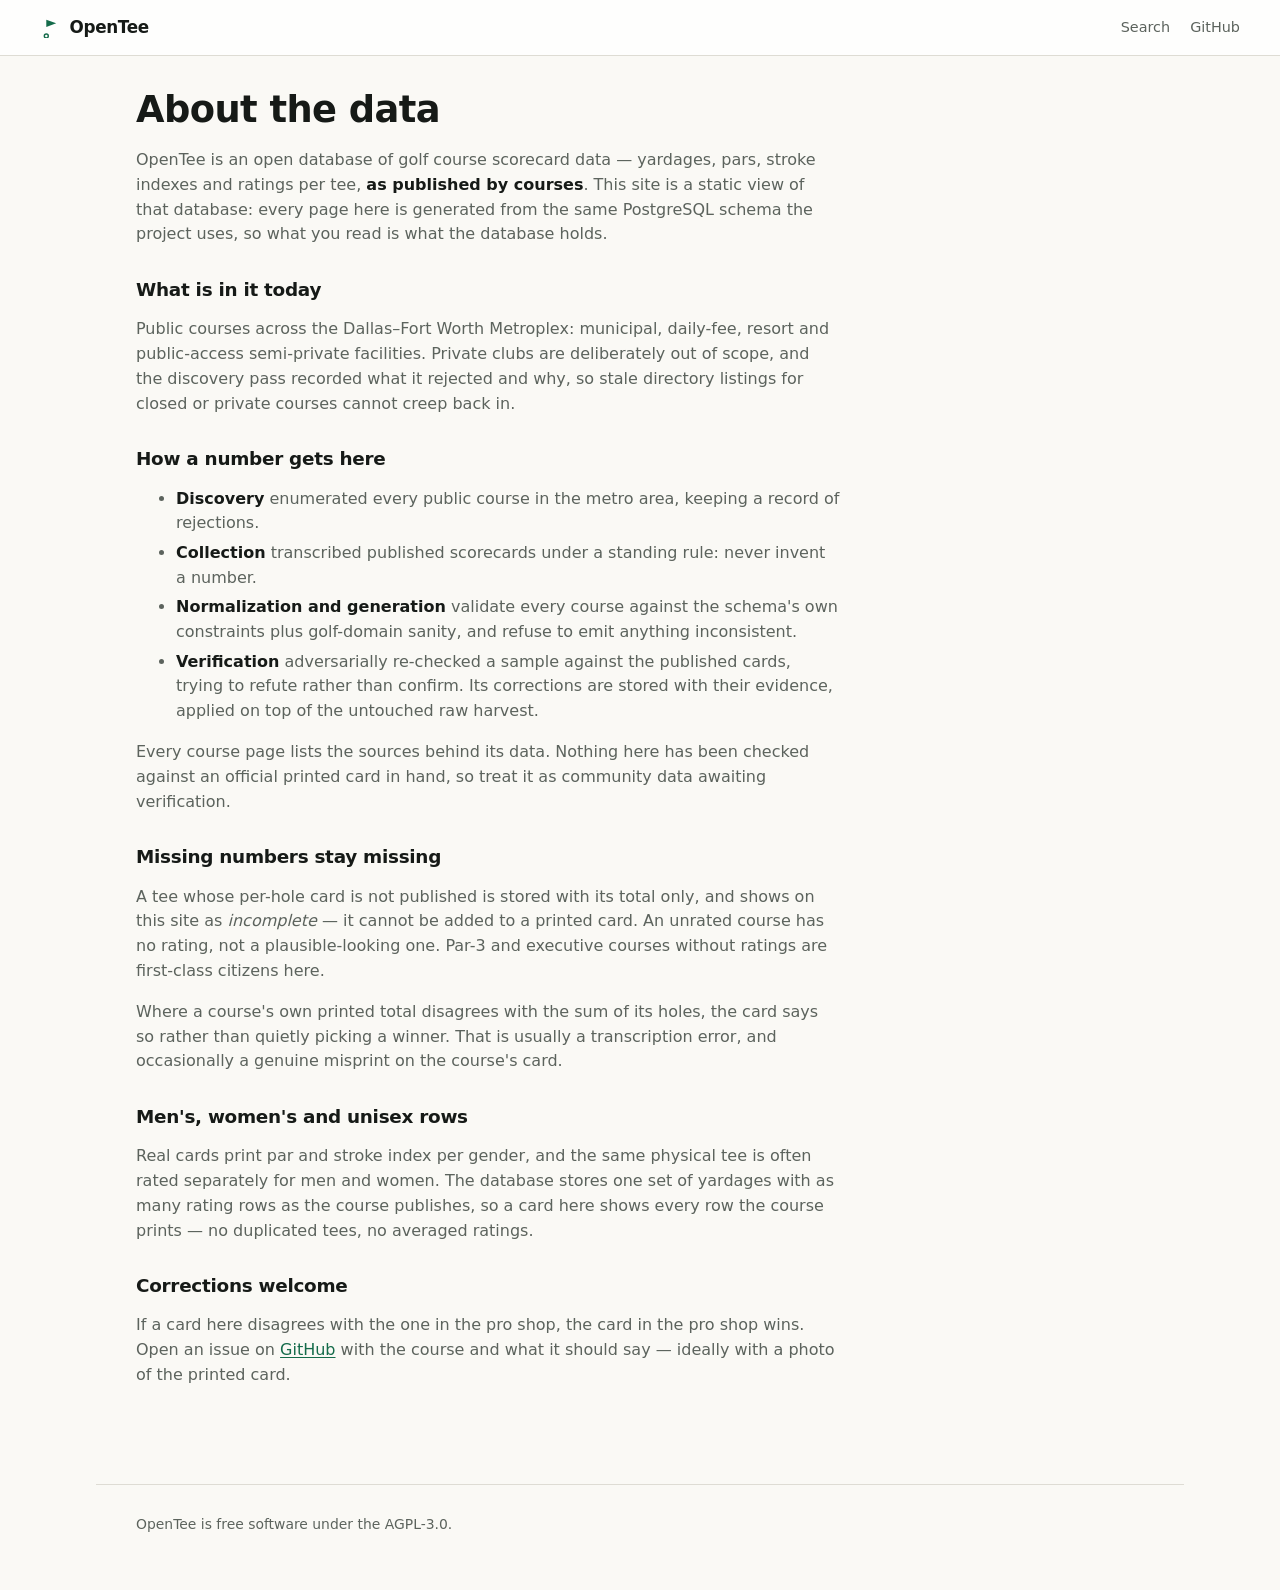
<file: web/about.html>
<!doctype html>
<html lang="en">
<head>
<meta charset="utf-8">
<meta name="viewport" content="width=device-width, initial-scale=1">
<title>About the data — OpenTee</title>
<meta name="description" content="How OpenTee's golf course data is collected, verified and published.">
<link rel="icon" href="assets/favicon.svg" type="image/svg+xml">
<link rel="stylesheet" href="assets/styles.css">
</head>
<body>
<header class="topbar">
  <a class="brand" href="./">
    <svg class="brand-mark" viewBox="0 0 24 24" aria-hidden="true"><path d="M7 21V3l11 4-11 4" fill="currentColor"/><circle cx="7" cy="21" r="2.2" fill="none" stroke="currentColor" stroke-width="1.6"/></svg>
    <span>OpenTee</span>
  </a>
  <nav>
    <a href="./">Search</a>
    <a href="https://github.com/jstephenperry/OpenTee">GitHub</a>
  </nav>
</header>

<main>
<article class="prose">
  <h1>About the data</h1>

  <p>
    OpenTee is an open database of golf course scorecard data — yardages, pars, stroke
    indexes and ratings per tee, <strong>as published by courses</strong>. This site is a
    static view of that database: every page here is generated from the same PostgreSQL
    schema the project uses, so what you read is what the database holds.
  </p>

  <h2>What is in it today</h2>
  <p>
    Public courses across the Dallas–Fort Worth Metroplex: municipal, daily-fee, resort and
    public-access semi-private facilities. Private clubs are deliberately out of scope, and
    the discovery pass recorded what it rejected and why, so stale directory listings for
    closed or private courses cannot creep back in.
  </p>

  <h2>How a number gets here</h2>
  <ul>
    <li><strong>Discovery</strong> enumerated every public course in the metro area, keeping a record of rejections.</li>
    <li><strong>Collection</strong> transcribed published scorecards under a standing rule: never invent a number.</li>
    <li><strong>Normalization and generation</strong> validate every course against the schema's own constraints plus golf-domain sanity, and refuse to emit anything inconsistent.</li>
    <li><strong>Verification</strong> adversarially re-checked a sample against the published cards, trying to refute rather than confirm. Its corrections are stored with their evidence, applied on top of the untouched raw harvest.</li>
  </ul>
  <p>
    Every course page lists the sources behind its data. Nothing here has been checked
    against an official printed card in hand, so treat it as community data awaiting
    verification.
  </p>

  <h2>Missing numbers stay missing</h2>
  <p>
    A tee whose per-hole card is not published is stored with its total only, and shows on
    this site as <em>incomplete</em> — it cannot be added to a printed card. An unrated
    course has no rating, not a plausible-looking one. Par-3 and executive courses without
    ratings are first-class citizens here.
  </p>
  <p>
    Where a course's own printed total disagrees with the sum of its holes, the card says
    so rather than quietly picking a winner. That is usually a transcription error, and
    occasionally a genuine misprint on the course's card.
  </p>

  <h2>Men's, women's and unisex rows</h2>
  <p>
    Real cards print par and stroke index per gender, and the same physical tee is often
    rated separately for men and women. The database stores one set of yardages with as many
    rating rows as the course publishes, so a card here shows every row the course prints —
    no duplicated tees, no averaged ratings.
  </p>

  <h2>Corrections welcome</h2>
  <p>
    If a card here disagrees with the one in the pro shop, the card in the pro shop wins.
    Open an issue on
    <a href="https://github.com/jstephenperry/OpenTee/issues">GitHub</a> with the course and
    what it should say — ideally with a photo of the printed card.
  </p>
</article>
</main>

<footer class="site-footer">
  <p class="muted">OpenTee is free software under the AGPL-3.0.</p>
</footer>
</body>
</html>
</file>
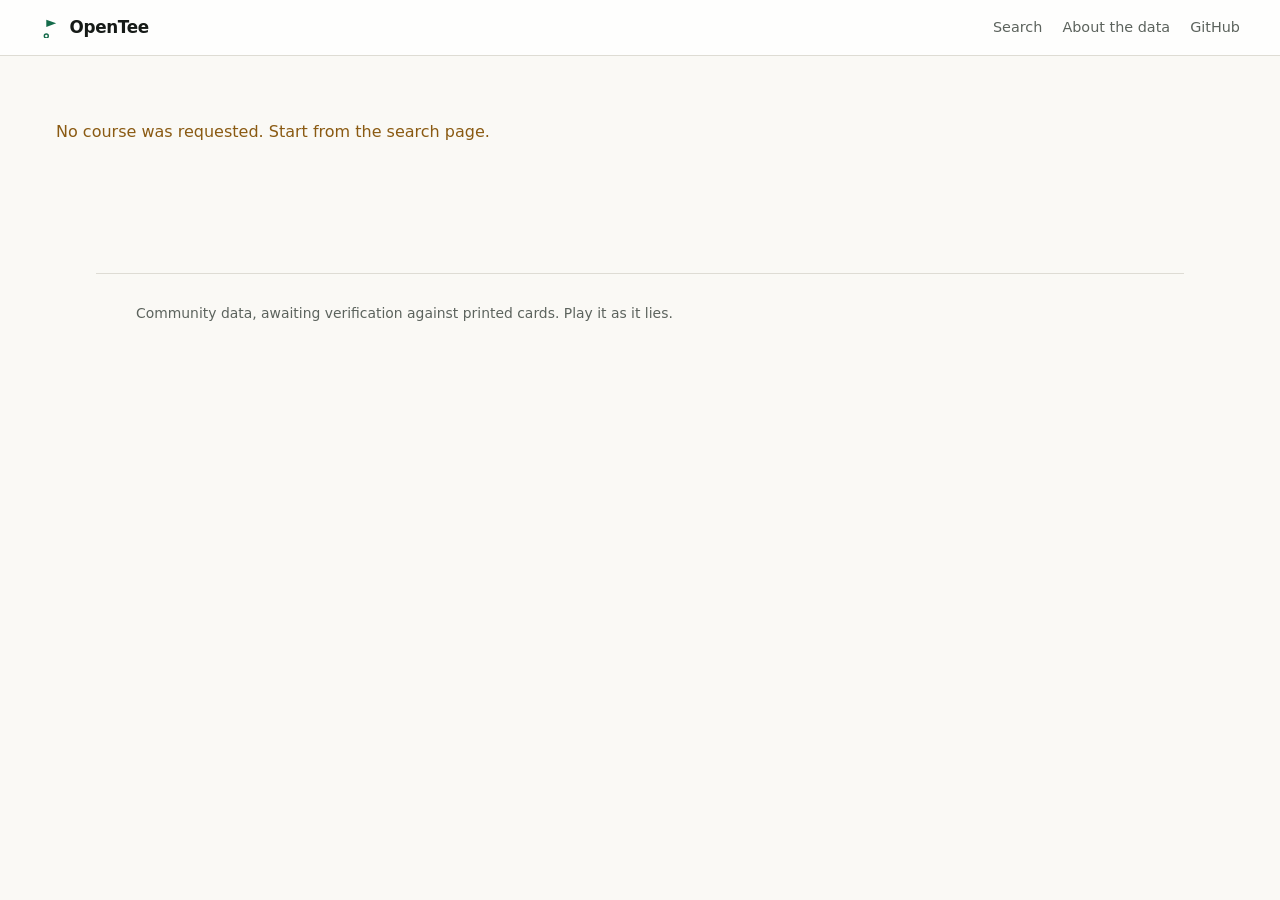
<file: web/course.html>
<!doctype html>
<html lang="en">
<head>
<meta charset="utf-8">
<meta name="viewport" content="width=device-width, initial-scale=1">
<title>Scorecard — OpenTee</title>
<meta name="description" content="Build and print a custom golf scorecard for exactly the tees you play.">
<link rel="icon" href="assets/favicon.svg" type="image/svg+xml">
<link rel="stylesheet" href="assets/styles.css">
</head>
<body class="course-page">
<a class="skip" href="#card">Skip to scorecard</a>

<header class="topbar no-print">
  <a class="brand" href="./">
    <svg class="brand-mark" viewBox="0 0 24 24" aria-hidden="true"><path d="M7 21V3l11 4-11 4" fill="currentColor"/><circle cx="7" cy="21" r="2.2" fill="none" stroke="currentColor" stroke-width="1.6"/></svg>
    <span>OpenTee</span>
  </a>
  <nav>
    <a href="./">Search</a>
    <a href="about.html">About the data</a>
    <a href="https://github.com/jstephenperry/OpenTee">GitHub</a>
  </nav>
</header>

<main id="main">
  <p class="loading no-print" id="loading">Loading course…</p>

  <div class="course" id="course" hidden>
    <header class="course-head no-print">
      <h1 id="title"></h1>
      <p class="course-meta" id="meta"></p>
      <div class="course-links" id="links"></div>
    </header>

    <div class="layout">
      <aside class="panel no-print" aria-label="Card options">
        <section class="panel-block">
          <h2>Tees</h2>
          <p class="hint">Pick any combination — the card prints one row per tee, in the order the course lists them.</p>
          <ul class="tee-list" id="tees"></ul>
        </section>

        <section class="panel-block">
          <h2>Card</h2>
          <label class="field">Blank score rows
            <select id="scoreRows">
              <option value="0">none</option>
              <option value="1">1</option>
              <option value="2">2</option>
              <option value="4" selected>4</option>
              <option value="6">6</option>
            </select>
          </label>
          <label class="check"><input type="checkbox" id="showNames" checked> Hole names, when published</label>
          <div class="actions">
            <button type="button" id="print" class="btn primary">Print card</button>
            <button type="button" id="share" class="btn">Copy link</button>
          </div>
        </section>
      </aside>

      <section class="card-area" id="card">
        <div class="card-sheet" id="sheet">
          <header class="sheet-head">
            <h2 id="sheetTitle"></h2>
            <p id="sheetSub"></p>
          </header>
          <div class="table-scroll">
            <table class="scorecard" id="table"></table>
          </div>
          <footer class="sheet-foot">
            <p id="ratingsNote"></p>
            <p class="muted" id="unitNote"></p>
            <p class="warn" id="discrepancyNote"></p>
            <p class="muted fine" id="provenanceNote"></p>
          </footer>
        </div>
        <p class="empty no-print" id="empty" hidden>Select at least one tee to build a card.</p>
      </section>
    </div>

    <section class="sources no-print" id="sourcesBlock">
      <h2>Where this data came from</h2>
      <ul class="source-list" id="sources"></ul>
    </section>
  </div>

  <p class="error no-print" id="error" hidden></p>
</main>

<footer class="site-footer no-print">
  <p class="muted">Community data, awaiting verification against printed cards. Play it as it lies.</p>
</footer>

<script type="module" src="assets/course.js"></script>
</body>
</html>
</file>
<file: web/assets/styles.css>
/* OpenTee — one stylesheet, no build step, no dependencies. */

:root {
  color-scheme: light dark;

  --paper: #faf9f5;
  --surface: #ffffff;
  --surface-2: #f2f1ec;
  --ink: #161a17;
  --ink-soft: #5c635d;
  --line: #dedcd4;
  --line-strong: #b9b6ab;
  --accent: #146b4a;
  --accent-soft: #e4f0e9;
  --warn: #8a5a12;

  --radius: 10px;
  --shadow: 0 1px 2px rgb(20 30 24 / 6%), 0 8px 24px rgb(20 30 24 / 5%);
  --sans: ui-sans-serif, system-ui, -apple-system, "Segoe UI", Roboto, "Helvetica Neue", Arial, sans-serif;
  --card-font: ui-monospace, "SF Mono", "Cascadia Mono", "Roboto Mono", Menlo, Consolas, monospace;
}

@media (prefers-color-scheme: dark) {
  :root {
    --paper: #0f1412;
    --surface: #161d19;
    --surface-2: #1d2622;
    --ink: #e7ece8;
    --ink-soft: #9aa59e;
    --line: #2a352f;
    --line-strong: #3d4b44;
    --accent: #6ecfa2;
    --accent-soft: #172a21;
    --warn: #e0b467;
    --shadow: 0 1px 2px rgb(0 0 0 / 40%), 0 8px 24px rgb(0 0 0 / 25%);
  }
}

* { box-sizing: border-box; }

body {
  margin: 0;
  font-family: var(--sans);
  font-size: 16px;
  line-height: 1.55;
  color: var(--ink);
  background: var(--paper);
  -webkit-text-size-adjust: 100%;
}

h1, h2, h3 { line-height: 1.2; letter-spacing: -0.015em; }
a { color: var(--accent); text-decoration-thickness: 1px; text-underline-offset: 2px; }
a:hover { text-decoration-thickness: 2px; }
.muted { color: var(--ink-soft); }
.fine { font-size: 0.78rem; }

.sr-only, .skip:not(:focus) {
  position: absolute; width: 1px; height: 1px; overflow: hidden;
  clip: rect(0 0 0 0); clip-path: inset(50%); white-space: nowrap;
}
.skip:focus {
  position: absolute; left: 1rem; top: 1rem; z-index: 10;
  background: var(--surface); border: 2px solid var(--accent);
  padding: 0.5rem 0.75rem; border-radius: var(--radius);
}

:focus-visible { outline: 2px solid var(--accent); outline-offset: 2px; }

/* ---------- chrome ---------- */

.topbar {
  display: flex; align-items: center; justify-content: space-between; gap: 1rem;
  padding: 0.9rem clamp(1rem, 4vw, 2.5rem);
  border-bottom: 1px solid var(--line);
  background: color-mix(in srgb, var(--surface) 80%, transparent);
  position: sticky; top: 0; z-index: 5;
  backdrop-filter: blur(8px);
}
.brand {
  display: inline-flex; align-items: center; gap: 0.5rem;
  font-weight: 650; letter-spacing: -0.02em; font-size: 1.05rem;
  color: var(--ink); text-decoration: none;
}
.brand-mark { width: 1.35rem; height: 1.35rem; color: var(--accent); }
.topbar nav { display: flex; gap: 1.25rem; font-size: 0.9rem; white-space: nowrap; }
@media (max-width: 26rem) {
  .topbar { gap: 0.5rem; padding-inline: 1rem; }
  .topbar nav { gap: 0.85rem; font-size: 0.82rem; }
}
.topbar nav a { color: var(--ink-soft); text-decoration: none; }
.topbar nav a:hover { color: var(--accent); text-decoration: underline; }

main { max-width: 68rem; margin: 0 auto; padding: 0 clamp(1rem, 4vw, 2.5rem) 4rem; }
/* The card needs every pixel it can get: 18 holes plus three totals. */
.course-page main { max-width: 78rem; }

.site-footer {
  border-top: 1px solid var(--line);
  padding: 1.5rem clamp(1rem, 4vw, 2.5rem) 3rem;
  font-size: 0.87rem; color: var(--ink-soft);
  max-width: 68rem; margin: 0 auto;
}
.site-footer p { margin: 0.35rem 0; }

/* ---------- home ---------- */

.hero { padding: clamp(2rem, 6vw, 4rem) 0 1.5rem; max-width: 44rem; }
.hero h1 { font-size: clamp(1.9rem, 5vw, 2.9rem); margin: 0 0 0.75rem; }
.lede { font-size: 1.06rem; color: var(--ink-soft); margin: 0 0 1.75rem; }

.stats {
  display: flex; flex-wrap: wrap; gap: 0.5rem 2.25rem; margin: 0;
}
.stats dt {
  font-size: 1.5rem; font-weight: 640; font-variant-numeric: tabular-nums;
  color: var(--accent); line-height: 1.1;
}
.stats dd {
  margin: 0 0 0.5rem; font-size: 0.82rem; text-transform: uppercase;
  letter-spacing: 0.07em; color: var(--ink-soft);
}
/* Each stat is a dt/dd pair stacked in its own column. */
.stats dt { flex: 0 0 auto; }
.stats dd { flex: 0 0 auto; margin-right: auto; }
@supports (display: grid) {
  .stats { display: grid; grid-auto-flow: column; grid-template-rows: auto auto; justify-content: start; }
  .stats dd { margin-right: 0; padding-right: 2.25rem; }
}
@media (max-width: 40rem) {
  @supports (display: grid) {
    .stats { grid-auto-flow: row; grid-template-columns: repeat(2, minmax(0, 1fr)); grid-template-rows: none; }
    .stats dt { grid-column: auto; }
  }
}

.search { scroll-margin-top: 5rem; }
.search-bar { position: relative; display: flex; align-items: center; }
.search-icon {
  position: absolute; left: 0.9rem; width: 1.1rem; height: 1.1rem; color: var(--ink-soft);
  pointer-events: none;
}
#q {
  width: 100%; font: inherit; color: inherit;
  padding: 0.85rem 1rem 0.85rem 2.6rem;
  background: var(--surface); border: 1px solid var(--line-strong);
  border-radius: var(--radius); box-shadow: var(--shadow);
}
#q::placeholder { color: var(--ink-soft); }

.filters {
  display: flex; flex-wrap: wrap; gap: 0.75rem 1.5rem; align-items: center;
  margin: 1rem 0 0.5rem; font-size: 0.88rem; color: var(--ink-soft);
}
.filters label { display: inline-flex; align-items: center; gap: 0.4rem; }
select, .btn {
  font: inherit; font-size: 0.88rem; color: var(--ink);
  background: var(--surface); border: 1px solid var(--line-strong);
  border-radius: 7px; padding: 0.3rem 0.5rem;
}
.check { gap: 0.35rem; }

.result-count { font-size: 0.85rem; color: var(--ink-soft); margin: 1rem 0 0.5rem; }

.results { list-style: none; margin: 0; padding: 0; display: grid; gap: 0.5rem; }
.result-link {
  display: grid; gap: 0.15rem; padding: 0.85rem 1rem;
  background: var(--surface); border: 1px solid var(--line);
  border-radius: var(--radius); text-decoration: none; color: inherit;
}
.result-link:hover { border-color: var(--accent); background: var(--accent-soft); }
.result-title { font-weight: 600; }
.result-where { font-size: 0.88rem; color: var(--ink-soft); }
.result-facts {
  display: flex; flex-wrap: wrap; gap: 0.35rem 0.85rem;
  font-size: 0.82rem; color: var(--ink-soft); font-variant-numeric: tabular-nums;
}
.fact { white-space: nowrap; }
.fact.muted { opacity: 0.75; font-style: italic; }
.no-results { padding: 2rem 0; color: var(--ink-soft); }

/* ---------- course page ---------- */

.loading, .error { padding: 3rem 0; color: var(--ink-soft); }
.error { color: var(--warn); }

.course-head { padding: 2rem 0 1.25rem; }
.course-head h1 { font-size: clamp(1.5rem, 4vw, 2.1rem); margin: 0 0 0.35rem; }
.course-meta { margin: 0; color: var(--ink-soft); }
.course-links {
  display: flex; flex-wrap: wrap; gap: 0.4rem 1.25rem;
  margin-top: 0.4rem; font-size: 0.88rem;
}

/* minmax(0, 1fr): without it the card's min-width would stretch the column and
   scroll the whole page sideways on a phone instead of just the table. */
.layout { display: grid; gap: 1.5rem; align-items: start; grid-template-columns: minmax(0, 1fr); }
@media (min-width: 60rem) {
  .layout { grid-template-columns: 16rem minmax(0, 1fr); }
}

.panel {
  background: var(--surface); border: 1px solid var(--line);
  border-radius: var(--radius); padding: 1rem 1.1rem 1.25rem;
}
@media (min-width: 60rem) {
  .panel { position: sticky; top: 4.5rem; }
}
.panel-block + .panel-block { margin-top: 1.5rem; }
.panel h2 {
  font-size: 0.78rem; text-transform: uppercase; letter-spacing: 0.09em;
  color: var(--ink-soft); margin: 0 0 0.5rem;
}
.hint { font-size: 0.82rem; color: var(--ink-soft); margin: 0 0 0.75rem; }

.tee-list { list-style: none; margin: 0; padding: 0; display: grid; gap: 0.15rem; }
.tee label {
  display: grid; grid-template-columns: auto auto minmax(0, 1fr);
  align-items: start; gap: 0.5rem; padding: 0.4rem 0.35rem; border-radius: 7px;
  cursor: pointer;
}
.tee label:hover { background: var(--surface-2); }
.tee.unavailable label { cursor: not-allowed; opacity: 0.55; }
.tee input { margin-top: 0.25rem; accent-color: var(--accent); }
.swatch {
  width: 0.85rem; height: 0.85rem; margin-top: 0.28rem; border-radius: 3px;
  border: 1px solid var(--line-strong); display: inline-block; flex: none;
}
.swatch-empty { background: repeating-linear-gradient(45deg, var(--surface-2) 0 3px, var(--line) 3px 4px); }
.tee-text { display: grid; min-width: 0; }
.tee-name { font-size: 0.92rem; font-weight: 550; }
.tee-sub { font-size: 0.76rem; color: var(--ink-soft); font-variant-numeric: tabular-nums; }
.tee-warn { margin: 0 0 0.4rem 2.6rem; font-size: 0.74rem; color: var(--warn); }

.field { display: grid; gap: 0.25rem; font-size: 0.85rem; color: var(--ink-soft); margin-bottom: 0.75rem; }
.panel .check { display: flex; align-items: center; gap: 0.4rem; font-size: 0.85rem; color: var(--ink-soft); }
.panel .check input { accent-color: var(--accent); }

.actions { display: flex; gap: 0.5rem; margin-top: 1rem; }
.btn { cursor: pointer; padding: 0.45rem 0.85rem; font-weight: 550; }
.btn:hover { border-color: var(--accent); color: var(--accent); }
.btn.primary { background: var(--accent); border-color: var(--accent); color: var(--paper); }
.btn.primary:hover { filter: brightness(1.08); color: var(--paper); }
.btn:disabled { opacity: 0.6; cursor: default; }

.card-sheet {
  background: var(--surface); border: 1px solid var(--line);
  border-radius: var(--radius); box-shadow: var(--shadow);
  padding: 1.25rem clamp(0.75rem, 2vw, 1.5rem) 1rem;
}
.sheet-head { margin-bottom: 0.9rem; }
.sheet-head h2 { margin: 0; font-size: 1.15rem; }
.sheet-head p { margin: 0.1rem 0 0; font-size: 0.85rem; color: var(--ink-soft); }
.sheet-foot { margin-top: 0.75rem; display: grid; gap: 0.15rem; font-size: 0.8rem; }
.sheet-foot p { margin: 0; display: flex; flex-wrap: wrap; gap: 0.15rem 1.5rem; }
.rating-part { white-space: nowrap; }
.sheet-foot .warn { color: var(--warn); }
.sheet-foot .warn:empty { display: none; }
.empty { padding: 1rem 0 2rem; color: var(--ink-soft); max-width: 34rem; }
.empty p { margin: 0 0 0.75rem; }
.totals-only {
  list-style: none; margin: 0 0 1rem; padding: 0.75rem 1rem;
  background: var(--surface); border: 1px solid var(--line); border-radius: var(--radius);
  font-variant-numeric: tabular-nums; font-size: 0.9rem;
}
.totals-only li + li { margin-top: 0.3rem; }

.table-scroll { overflow-x: auto; }

.scorecard {
  /* Fixed layout so 18 holes plus OUT/IN/TOT share the width evenly instead of
     each column sizing to its longest number. */
  table-layout: fixed;
  border-collapse: collapse; width: 100%; min-width: 48rem;
  font-family: var(--card-font); font-size: 0.68rem;
  font-variant-numeric: tabular-nums;
}
.scorecard th, .scorecard td {
  border: 1px solid var(--line-strong); padding: 0.32rem 0.12rem;
  text-align: center; white-space: nowrap; overflow: hidden;
}
.scorecard .row-label {
  text-align: left; padding-left: 0.5rem; padding-right: 0.4rem;
  font-weight: 600; font-size: 0.66rem; letter-spacing: 0.01em;
  width: 6.75rem; white-space: nowrap; overflow: hidden; text-overflow: ellipsis;
}
.scorecard .row-label .swatch { width: 0.6rem; height: 0.6rem; margin: 0 0.35rem 0 0; vertical-align: baseline; }
.scorecard .row-header th { background: var(--surface-2); font-weight: 700; }
/* Fixed layout takes its column widths from the first row: give OUT/IN/TOT
   room for four digits and let the hole columns share what is left. */
.scorecard .row-header th.total { width: 3rem; }
.scorecard .row-par td, .scorecard .row-par .row-label { background: color-mix(in srgb, var(--surface-2) 55%, transparent); font-weight: 650; }
.scorecard .row-names td {
  font-size: 0.56rem; color: var(--ink-soft);
  text-overflow: ellipsis; padding-left: 0.15rem; padding-right: 0.15rem;
}
.scorecard .row-si td { color: var(--ink-soft); }
.scorecard .row-score td { height: 1.5rem; }
.scorecard td.total, .scorecard .row-header th.total { background: color-mix(in srgb, var(--accent-soft) 70%, transparent); font-weight: 650; }

.sources { margin-top: 2.5rem; }
.sources h2 { font-size: 1rem; margin: 0 0 0.75rem; }
.source-list { list-style: none; margin: 0; padding: 0; display: grid; gap: 0.9rem; }
.source-list li {
  display: flex; flex-wrap: wrap; align-items: baseline; gap: 0.35rem 0.75rem;
  font-size: 0.85rem; padding-bottom: 0.9rem; border-bottom: 1px solid var(--line);
}
.source-list li:last-child { border-bottom: none; }
.source-kind {
  font-size: 0.68rem; text-transform: uppercase; letter-spacing: 0.07em;
  background: var(--surface-2); color: var(--ink-soft);
  border-radius: 999px; padding: 0.1rem 0.55rem;
}
.source-note { flex-basis: 100%; margin: 0.15rem 0 0; color: var(--ink-soft); font-size: 0.82rem; }

/* ---------- about ---------- */

.prose { max-width: 44rem; padding: 2rem 0 1rem; }
.prose h1 { font-size: clamp(1.6rem, 4vw, 2.3rem); margin: 0 0 1rem; }
.prose h2 { font-size: 1.15rem; margin: 2rem 0 0.5rem; }
.prose p, .prose li { color: var(--ink-soft); }
.prose li { margin: 0.3rem 0; }
.prose strong { color: var(--ink); font-weight: 600; }

/* ---------- print ---------- */

@page { size: landscape; margin: 12mm; }

@media print {
  :root {
    --paper: #fff; --surface: #fff; --surface-2: #ececec;
    --ink: #000; --ink-soft: #444; --line: #999; --line-strong: #555;
    --accent: #000; --accent-soft: #eee; --shadow: none;
  }
  body { background: #fff; font-size: 10pt; }
  .no-print, .topbar, .site-footer { display: none !important; }
  main { max-width: none; padding: 0; }
  .layout { display: block; }
  .card-sheet { border: none; box-shadow: none; padding: 0; border-radius: 0; }
  .table-scroll { overflow: visible; }
  .scorecard {
    min-width: 0; width: 100%; font-size: 8pt;
    -webkit-print-color-adjust: exact; print-color-adjust: exact;
  }
  .scorecard th, .scorecard td { padding: 3pt 1pt; border-color: #666; }
  .scorecard .row-label { width: 27mm; font-size: 7pt; }
  .scorecard .row-score td { height: 8mm; }
  .sheet-head h2 { font-size: 14pt; }
  .sheet-foot { font-size: 7.5pt; }
  a { color: #000; text-decoration: none; }
}
</file>
